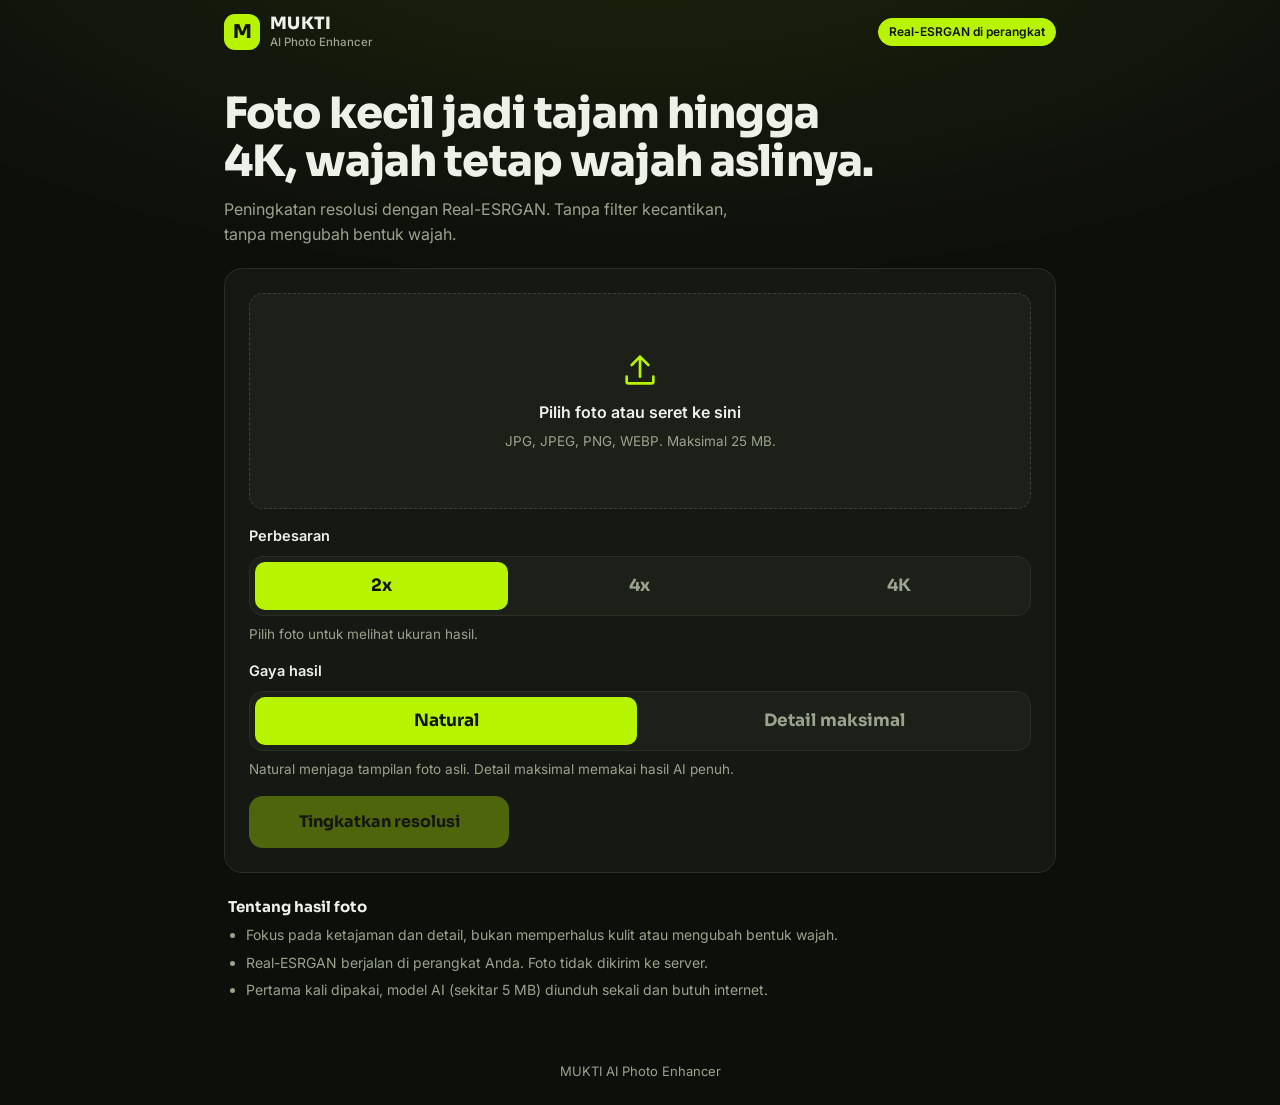
<file: index.html>
<!DOCTYPE html>
<html lang="id">
<head>
  <meta charset="UTF-8">
  <meta name="viewport" content="width=device-width, initial-scale=1">
  <meta name="theme-color" content="#0d0f0b">
  <title>MUKTI AI Photo Enhancer</title>
  <meta name="description" content="Tingkatkan resolusi foto hingga 4K dengan Real-ESRGAN tanpa mengubah wajah asli.">
  <link rel="preconnect" href="https://fonts.googleapis.com">
  <link rel="preconnect" href="https://fonts.gstatic.com" crossorigin>
  <link href="https://fonts.googleapis.com/css2?family=Sora:wght@500;700;800&family=Inter:wght@400;500;600&display=swap" rel="stylesheet">
  <link rel="stylesheet" href="style.css">
</head>
<body>
  <header class="topbar">
    <a class="brand" href="#" aria-label="MUKTI AI Photo Enhancer">
      <span class="brand-mark" aria-hidden="true">M</span>
      <span class="brand-name">MUKTI <small>AI Photo Enhancer</small></span>
    </a>
    <span class="mode-badge" id="modeBadge">Mode demo lokal</span>
  </header>

  <main class="wrap">
    <section class="hero">
      <h1>Foto kecil jadi tajam hingga 4K, wajah tetap wajah aslinya.</h1>
      <p>Peningkatan resolusi dengan Real-ESRGAN. Tanpa filter kecantikan, tanpa mengubah bentuk wajah.</p>
    </section>

    <!-- Langkah 1: unggah -->
    <section class="card" id="uploadCard">
      <label class="dropzone" id="dropzone" for="fileInput">
        <input type="file" id="fileInput" accept=".jpg,.jpeg,.png,.webp,image/jpeg,image/png,image/webp" hidden>
        <div class="dz-empty" id="dzEmpty">
          <svg viewBox="0 0 24 24" width="40" height="40" fill="none" stroke="currentColor" stroke-width="1.6" stroke-linecap="round" stroke-linejoin="round" aria-hidden="true"><path d="M12 16V4m0 0L7 9m5-5 5 5"/><path d="M4 16v3a1 1 0 0 0 1 1h14a1 1 0 0 0 1-1v-3"/></svg>
          <strong>Pilih foto atau seret ke sini</strong>
          <span>JPG, JPEG, PNG, WEBP. Maksimal 25 MB.</span>
        </div>
        <div class="dz-preview" id="dzPreview" hidden>
          <img id="previewImg" alt="Pratinjau foto yang dipilih">
          <div class="dz-meta">
            <strong id="fileName">-</strong>
            <span id="fileInfo">-</span>
            <span class="link">Ganti foto</span>
          </div>
        </div>
      </label>

      <div class="field">
        <span class="field-label" id="scaleLabel">Perbesaran</span>
        <div class="segmented" role="radiogroup" aria-labelledby="scaleLabel">
          <button type="button" class="seg active" data-scale="2" role="radio" aria-checked="true">2x</button>
          <button type="button" class="seg" data-scale="4" role="radio" aria-checked="false">4x</button>
          <button type="button" class="seg" data-scale="4k" role="radio" aria-checked="false">4K</button>
        </div>
        <p class="hint" id="sizeHint">Pilih foto untuk melihat ukuran hasil.</p>
      </div>

      <div class="field">
        <span class="field-label" id="styleLabel">Gaya hasil</span>
        <div class="segmented two" role="radiogroup" aria-labelledby="styleLabel">
          <button type="button" class="opt active" data-style="natural" role="radio" aria-checked="true">Natural</button>
          <button type="button" class="opt" data-style="detail" role="radio" aria-checked="false">Detail maksimal</button>
        </div>
        <p class="hint">Natural menjaga tampilan foto asli. Detail maksimal memakai hasil AI penuh.</p>
      </div>

      <button class="btn primary" id="enhanceBtn" type="button" disabled>Tingkatkan resolusi</button>
      <p class="error" id="errorBox" role="alert" hidden></p>
    </section>

    <!-- Langkah 2: proses -->
    <section class="card" id="progressCard" hidden aria-live="polite">
      <div class="progress-head">
        <strong id="progressText">Menyiapkan…</strong>
        <span id="progressPct">0%</span>
      </div>
      <div class="bar" role="progressbar" aria-valuemin="0" aria-valuemax="100" aria-valuenow="0" id="bar">
        <div class="bar-fill" id="barFill"></div>
      </div>
      <p class="hint">Jangan tutup halaman ini. Foto besar bisa memakan beberapa detik di HP.</p>
    </section>

    <!-- Langkah 3: hasil -->
    <section class="card" id="resultCard" hidden>
      <div class="result-head">
        <h2>Hasil</h2>
        <span class="chip" id="resultChip">-</span>
      </div>

      <div class="compare" id="compare">
        <img class="cmp-after" id="afterImg" alt="Foto sesudah ditingkatkan">
        <div class="cmp-before" id="beforeLayer">
          <img id="beforeImg" alt="Foto sebelum ditingkatkan">
        </div>
        <span class="tag tag-l">Sebelum</span>
        <span class="tag tag-r">Sesudah</span>
        <div class="cmp-handle" id="handle" aria-hidden="true"><i></i></div>
        <input type="range" class="cmp-range" id="cmpRange" min="0" max="100" value="50" aria-label="Geser untuk membandingkan sebelum dan sesudah">
      </div>

      <p class="error" id="dlError" role="alert" hidden></p>
      <div class="actions">
        <a class="btn primary" id="downloadBtn" download>Unduh hasil</a>
        <button class="btn ghost" id="resetBtn" type="button">Foto baru</button>
      </div>
    </section>

    <section class="notes">
      <h2>Tentang hasil foto</h2>
      <ul>
        <li>Fokus pada ketajaman dan detail, bukan memperhalus kulit atau mengubah bentuk wajah.</li>
        <li>Real-ESRGAN berjalan di perangkat Anda. Foto tidak dikirim ke server.</li>
        <li>Pertama kali dipakai, model AI (sekitar 5 MB) diunduh sekali dan butuh internet.</li>
      </ul>
    </section>
  </main>

  <footer class="foot">MUKTI AI Photo Enhancer</footer>
  <script src="script.js"></script>
</body>
</html>
</file>
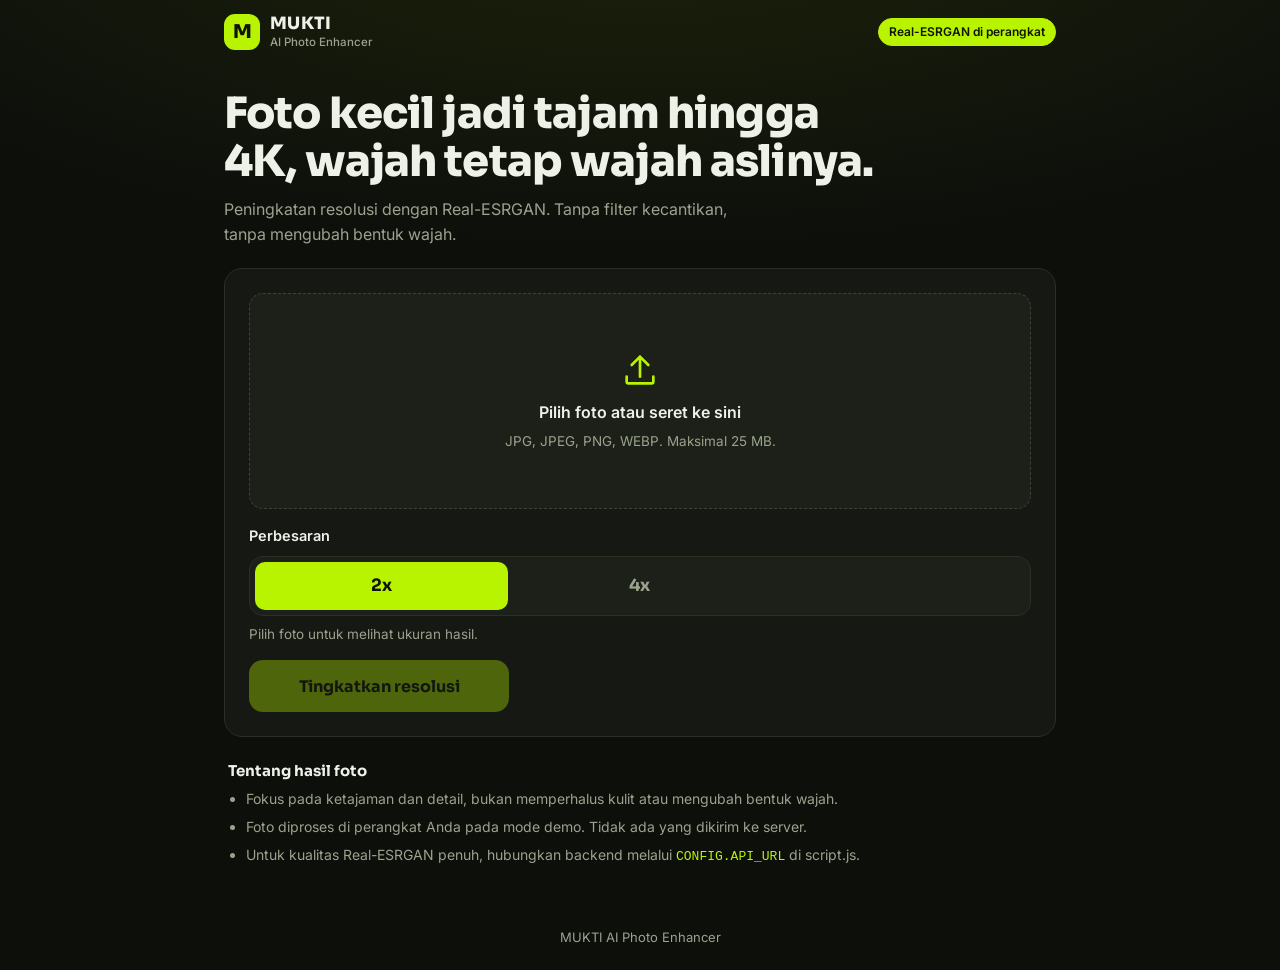
<file: index (1).html>
<!DOCTYPE html>
<html lang="id">
<head>
  <meta charset="UTF-8">
  <meta name="viewport" content="width=device-width, initial-scale=1">
  <meta name="theme-color" content="#0d0f0b">
  <title>MUKTI AI Photo Enhancer</title>
  <meta name="description" content="Tingkatkan resolusi foto hingga 4K dengan Real-ESRGAN tanpa mengubah wajah asli.">
  <link rel="preconnect" href="https://fonts.googleapis.com">
  <link rel="preconnect" href="https://fonts.gstatic.com" crossorigin>
  <link href="https://fonts.googleapis.com/css2?family=Sora:wght@500;700;800&family=Inter:wght@400;500;600&display=swap" rel="stylesheet">
  <link rel="stylesheet" href="style.css">
</head>
<body>
  <header class="topbar">
    <a class="brand" href="#" aria-label="MUKTI AI Photo Enhancer">
      <span class="brand-mark" aria-hidden="true">M</span>
      <span class="brand-name">MUKTI <small>AI Photo Enhancer</small></span>
    </a>
    <span class="mode-badge" id="modeBadge">Mode demo lokal</span>
  </header>

  <main class="wrap">
    <section class="hero">
      <h1>Foto kecil jadi tajam hingga 4K, wajah tetap wajah aslinya.</h1>
      <p>Peningkatan resolusi dengan Real-ESRGAN. Tanpa filter kecantikan, tanpa mengubah bentuk wajah.</p>
    </section>

    <!-- Langkah 1: unggah -->
    <section class="card" id="uploadCard">
      <label class="dropzone" id="dropzone" for="fileInput">
        <input type="file" id="fileInput" accept=".jpg,.jpeg,.png,.webp,image/jpeg,image/png,image/webp" hidden>
        <div class="dz-empty" id="dzEmpty">
          <svg viewBox="0 0 24 24" width="40" height="40" fill="none" stroke="currentColor" stroke-width="1.6" stroke-linecap="round" stroke-linejoin="round" aria-hidden="true"><path d="M12 16V4m0 0L7 9m5-5 5 5"/><path d="M4 16v3a1 1 0 0 0 1 1h14a1 1 0 0 0 1-1v-3"/></svg>
          <strong>Pilih foto atau seret ke sini</strong>
          <span>JPG, JPEG, PNG, WEBP. Maksimal 25 MB.</span>
        </div>
        <div class="dz-preview" id="dzPreview" hidden>
          <img id="previewImg" alt="Pratinjau foto yang dipilih">
          <div class="dz-meta">
            <strong id="fileName">-</strong>
            <span id="fileInfo">-</span>
            <span class="link">Ganti foto</span>
          </div>
        </div>
      </label>

      <div class="field">
        <span class="field-label" id="scaleLabel">Perbesaran</span>
        <div class="segmented" role="radiogroup" aria-labelledby="scaleLabel">
          <button type="button" class="seg active" data-scale="2" role="radio" aria-checked="true">2x</button>
          <button type="button" class="seg" data-scale="4" role="radio" aria-checked="false">4x</button>
        </div>
        <p class="hint" id="sizeHint">Pilih foto untuk melihat ukuran hasil.</p>
      </div>

      <button class="btn primary" id="enhanceBtn" type="button" disabled>Tingkatkan resolusi</button>
      <p class="error" id="errorBox" role="alert" hidden></p>
    </section>

    <!-- Langkah 2: proses -->
    <section class="card" id="progressCard" hidden aria-live="polite">
      <div class="progress-head">
        <strong id="progressText">Menyiapkan…</strong>
        <span id="progressPct">0%</span>
      </div>
      <div class="bar" role="progressbar" aria-valuemin="0" aria-valuemax="100" aria-valuenow="0" id="bar">
        <div class="bar-fill" id="barFill"></div>
      </div>
      <p class="hint">Jangan tutup halaman ini. Foto besar bisa memakan beberapa detik di HP.</p>
    </section>

    <!-- Langkah 3: hasil -->
    <section class="card" id="resultCard" hidden>
      <div class="result-head">
        <h2>Hasil</h2>
        <span class="chip" id="resultChip">-</span>
      </div>

      <div class="compare" id="compare">
        <img class="cmp-after" id="afterImg" alt="Foto sesudah ditingkatkan">
        <div class="cmp-before" id="beforeLayer">
          <img id="beforeImg" alt="Foto sebelum ditingkatkan">
        </div>
        <span class="tag tag-l">Sebelum</span>
        <span class="tag tag-r">Sesudah</span>
        <div class="cmp-handle" id="handle" aria-hidden="true"><i></i></div>
        <input type="range" class="cmp-range" id="cmpRange" min="0" max="100" value="50" aria-label="Geser untuk membandingkan sebelum dan sesudah">
      </div>

      <p class="error" id="dlError" role="alert" hidden></p>
      <div class="actions">
        <a class="btn primary" id="downloadBtn" download>Unduh hasil</a>
        <button class="btn ghost" id="resetBtn" type="button">Foto baru</button>
      </div>
    </section>

    <section class="notes">
      <h2>Tentang hasil foto</h2>
      <ul>
        <li>Fokus pada ketajaman dan detail, bukan memperhalus kulit atau mengubah bentuk wajah.</li>
        <li>Foto diproses di perangkat Anda pada mode demo. Tidak ada yang dikirim ke server.</li>
        <li>Untuk kualitas Real-ESRGAN penuh, hubungkan backend melalui <code>CONFIG.API_URL</code> di script.js.</li>
      </ul>
    </section>
  </main>

  <footer class="foot">MUKTI AI Photo Enhancer</footer>
  <script src="script.js"></script>
</body>
</html>
</file>
<file: style.css>
:root {
  --bg: #0d0f0b;
  --surface: #151813;
  --surface-2: #1c2018;
  --line: #2a3024;
  --text: #eef1e8;
  --muted: #9aa38d;
  --lime: #b8f400;
  --lime-ink: #0f1500;
  --danger: #ff7a6b;
  --radius: 18px;
  --font-body: "Inter", system-ui, -apple-system, "Segoe UI", Roboto, sans-serif;
  --font-head: "Sora", "Inter", system-ui, sans-serif;
  color-scheme: dark;
}

*, *::before, *::after { box-sizing: border-box; }
[hidden] { display: none !important; }

html { -webkit-text-size-adjust: 100%; }
body {
  margin: 0;
  min-height: 100vh;
  background:
    radial-gradient(120% 60% at 50% -10%, rgba(184, 244, 0, 0.09), transparent 60%),
    var(--bg);
  color: var(--text);
  font-family: var(--font-body);
  font-size: 16px;
  line-height: 1.55;
}

:focus-visible { outline: 2px solid var(--lime); outline-offset: 3px; }

/* Header */
.topbar {
  display: flex; align-items: center; justify-content: space-between;
  gap: 12px; padding: 14px 16px;
  max-width: 880px; margin: 0 auto;
  padding-top: max(14px, env(safe-area-inset-top));
}
.brand { display: flex; align-items: center; gap: 10px; color: inherit; text-decoration: none; }
.brand-mark {
  display: grid; place-items: center; width: 36px; height: 36px;
  border-radius: 11px; background: var(--lime); color: var(--lime-ink);
  font: 800 19px var(--font-head);
}
.brand-name { font: 800 17px/1.1 var(--font-head); letter-spacing: 0.02em; }
.brand-name small { display: block; margin-top: 2px; font: 500 11.5px var(--font-body); color: var(--muted); letter-spacing: 0; }
.mode-badge {
  font-size: 12px; color: var(--lime); border: 1px solid rgba(184, 244, 0, 0.35);
  border-radius: 999px; padding: 4px 10px; white-space: nowrap;
}
.mode-badge.live { background: var(--lime); color: var(--lime-ink); border-color: var(--lime); font-weight: 600; }

/* Layout */
.wrap { max-width: 880px; margin: 0 auto; padding: 8px 16px 40px; display: grid; gap: 16px; }

.hero { padding: 18px 0 6px; }
.hero h1 {
  margin: 0 0 10px; font: 800 clamp(1.65rem, 6.4vw, 2.7rem)/1.12 var(--font-head);
  letter-spacing: -0.02em; text-wrap: balance;
}
.hero p { margin: 0; color: var(--muted); max-width: 52ch; }

.card {
  background: var(--surface); border: 1px solid var(--line);
  border-radius: var(--radius); padding: 16px; display: grid; gap: 16px;
}

/* Dropzone */
.dropzone {
  display: block; cursor: pointer; border: 1.5px dashed #3b4432;
  border-radius: 14px; background: var(--surface-2); overflow: hidden;
  transition: border-color .15s, background .15s;
}
.dropzone:hover, .dropzone.drag { border-color: var(--lime); background: #20261a; }
.dz-empty {
  display: grid; justify-items: center; gap: 6px; text-align: center;
  padding: 34px 16px; color: var(--muted);
}
.dz-empty svg { color: var(--lime); margin-bottom: 4px; }
.dz-empty strong { color: var(--text); font-weight: 600; }
.dz-empty span { font-size: 13.5px; }

.dz-preview { display: grid; grid-template-columns: 96px 1fr; gap: 14px; align-items: center; padding: 12px; }
.dz-preview img { width: 96px; height: 96px; object-fit: cover; border-radius: 10px; background: #000; }
.dz-meta { display: grid; gap: 2px; min-width: 0; }
.dz-meta strong { overflow: hidden; text-overflow: ellipsis; white-space: nowrap; font-weight: 600; }
.dz-meta span { font-size: 13.5px; color: var(--muted); }
.dz-meta .link { color: var(--lime); margin-top: 4px; }

/* Controls */
.field { display: grid; gap: 8px; }
.field-label { font-weight: 600; font-size: 14.5px; }
.segmented { display: grid; grid-template-columns: repeat(3, 1fr); gap: 6px; padding: 5px; background: var(--surface-2); border: 1px solid var(--line); border-radius: 14px; }
.seg, .opt {
  appearance: none; border: 0; background: transparent; color: var(--muted);
  font: 700 17px var(--font-head); padding: 12px; border-radius: 10px; cursor: pointer;
  min-height: 48px; transition: background .15s, color .15s;
}
.seg.active, .opt.active { background: var(--lime); color: var(--lime-ink); }
.hint { margin: 0; font-size: 13.5px; color: var(--muted); }
.error { margin: 0; padding: 10px 12px; border-radius: 10px; background: rgba(255, 122, 107, 0.1); color: var(--danger); font-size: 14px; }

/* Buttons */
.btn {
  appearance: none; display: inline-flex; align-items: center; justify-content: center;
  min-height: 52px; padding: 0 22px; border-radius: 14px; border: 1px solid transparent;
  font: 700 16px var(--font-head); text-decoration: none; cursor: pointer;
  transition: transform .1s, opacity .15s, background .15s;
}
.btn:active { transform: scale(0.98); }
.btn.primary { background: var(--lime); color: var(--lime-ink); }
.btn.primary:hover { background: #c9ff2e; }
.btn.primary:disabled { opacity: 0.35; cursor: not-allowed; transform: none; }
.btn.ghost { background: transparent; color: var(--text); border-color: var(--line); }
.btn.ghost:hover { border-color: var(--muted); }

/* Progress */
.progress-head { display: flex; justify-content: space-between; gap: 12px; font-size: 15px; }
.progress-head span { color: var(--lime); font-variant-numeric: tabular-nums; font-weight: 600; }
.bar { height: 10px; background: var(--surface-2); border-radius: 999px; overflow: hidden; }
.bar-fill { height: 100%; width: 0; background: var(--lime); border-radius: inherit; transition: width .25s ease; }

/* Result */
.result-head { display: flex; align-items: center; justify-content: space-between; gap: 12px; }
.result-head h2 { margin: 0; font: 700 19px var(--font-head); }
.chip { font-size: 12.5px; padding: 4px 10px; border-radius: 999px; background: var(--surface-2); border: 1px solid var(--line); color: var(--muted); }

.compare {
  --pos: 50%;
  position: relative; width: 100%; overflow: hidden; border-radius: 14px;
  background: #000 conic-gradient(#1a1a1a 25%, #101010 0 50%, #1a1a1a 0 75%, #101010 0) 0 0 / 20px 20px;
  touch-action: pan-y; user-select: none; -webkit-user-select: none;
}
.compare img { display: block; width: 100%; height: 100%; object-fit: contain; pointer-events: none; }
.cmp-after { position: absolute; inset: 0; }
.cmp-before { position: absolute; inset: 0; clip-path: inset(0 calc(100% - var(--pos)) 0 0); }
.cmp-handle { position: absolute; top: 0; bottom: 0; left: var(--pos); width: 2px; background: var(--lime); transform: translateX(-1px); pointer-events: none; }
.cmp-handle i {
  position: absolute; top: 50%; left: 50%; width: 38px; height: 38px; transform: translate(-50%, -50%);
  background: var(--lime); border-radius: 50%; box-shadow: 0 2px 12px rgba(0, 0, 0, 0.5);
}
.cmp-handle i::before, .cmp-handle i::after {
  content: ""; position: absolute; top: 50%; width: 0; height: 0; margin-top: -5px;
  border: 5px solid transparent;
}
.cmp-handle i::before { left: 6px; border-right-color: var(--lime-ink); }
.cmp-handle i::after { right: 6px; border-left-color: var(--lime-ink); }
.cmp-range { position: absolute; inset: 0; width: 100%; height: 100%; margin: 0; opacity: 0; cursor: ew-resize; }
.tag { position: absolute; bottom: 10px; padding: 3px 9px; border-radius: 999px; background: rgba(13, 15, 11, 0.78); font-size: 12.5px; pointer-events: none; }
.tag-l { left: 10px; }
.tag-r { right: 10px; color: var(--lime); }

.actions { display: grid; gap: 10px; }

/* Notes */
.notes { padding: 8px 4px 0; color: var(--muted); font-size: 14px; }
.notes h2 { margin: 0 0 8px; font: 700 15px var(--font-head); color: var(--text); }
.notes ul { margin: 0; padding-left: 18px; display: grid; gap: 6px; }
.notes code { color: var(--lime); font-size: 13px; }

.foot { text-align: center; padding: 20px 16px calc(24px + env(safe-area-inset-bottom)); color: var(--muted); font-size: 13px; }

/* Layar lebih lebar */
@media (min-width: 720px) {
  .topbar, .wrap { padding-left: 24px; padding-right: 24px; }
  .card { padding: 24px; }
  .actions { grid-template-columns: 1fr auto; }
  .dz-empty { padding: 56px 16px; }
  .dz-preview { grid-template-columns: 140px 1fr; }
  .dz-preview img { width: 140px; height: 140px; }
  #enhanceBtn { justify-self: start; min-width: 260px; }
}

@media (prefers-reduced-motion: reduce) {
  * { transition: none !important; }
}

.segmented.two { grid-template-columns: 1fr 1fr; }
</file>
